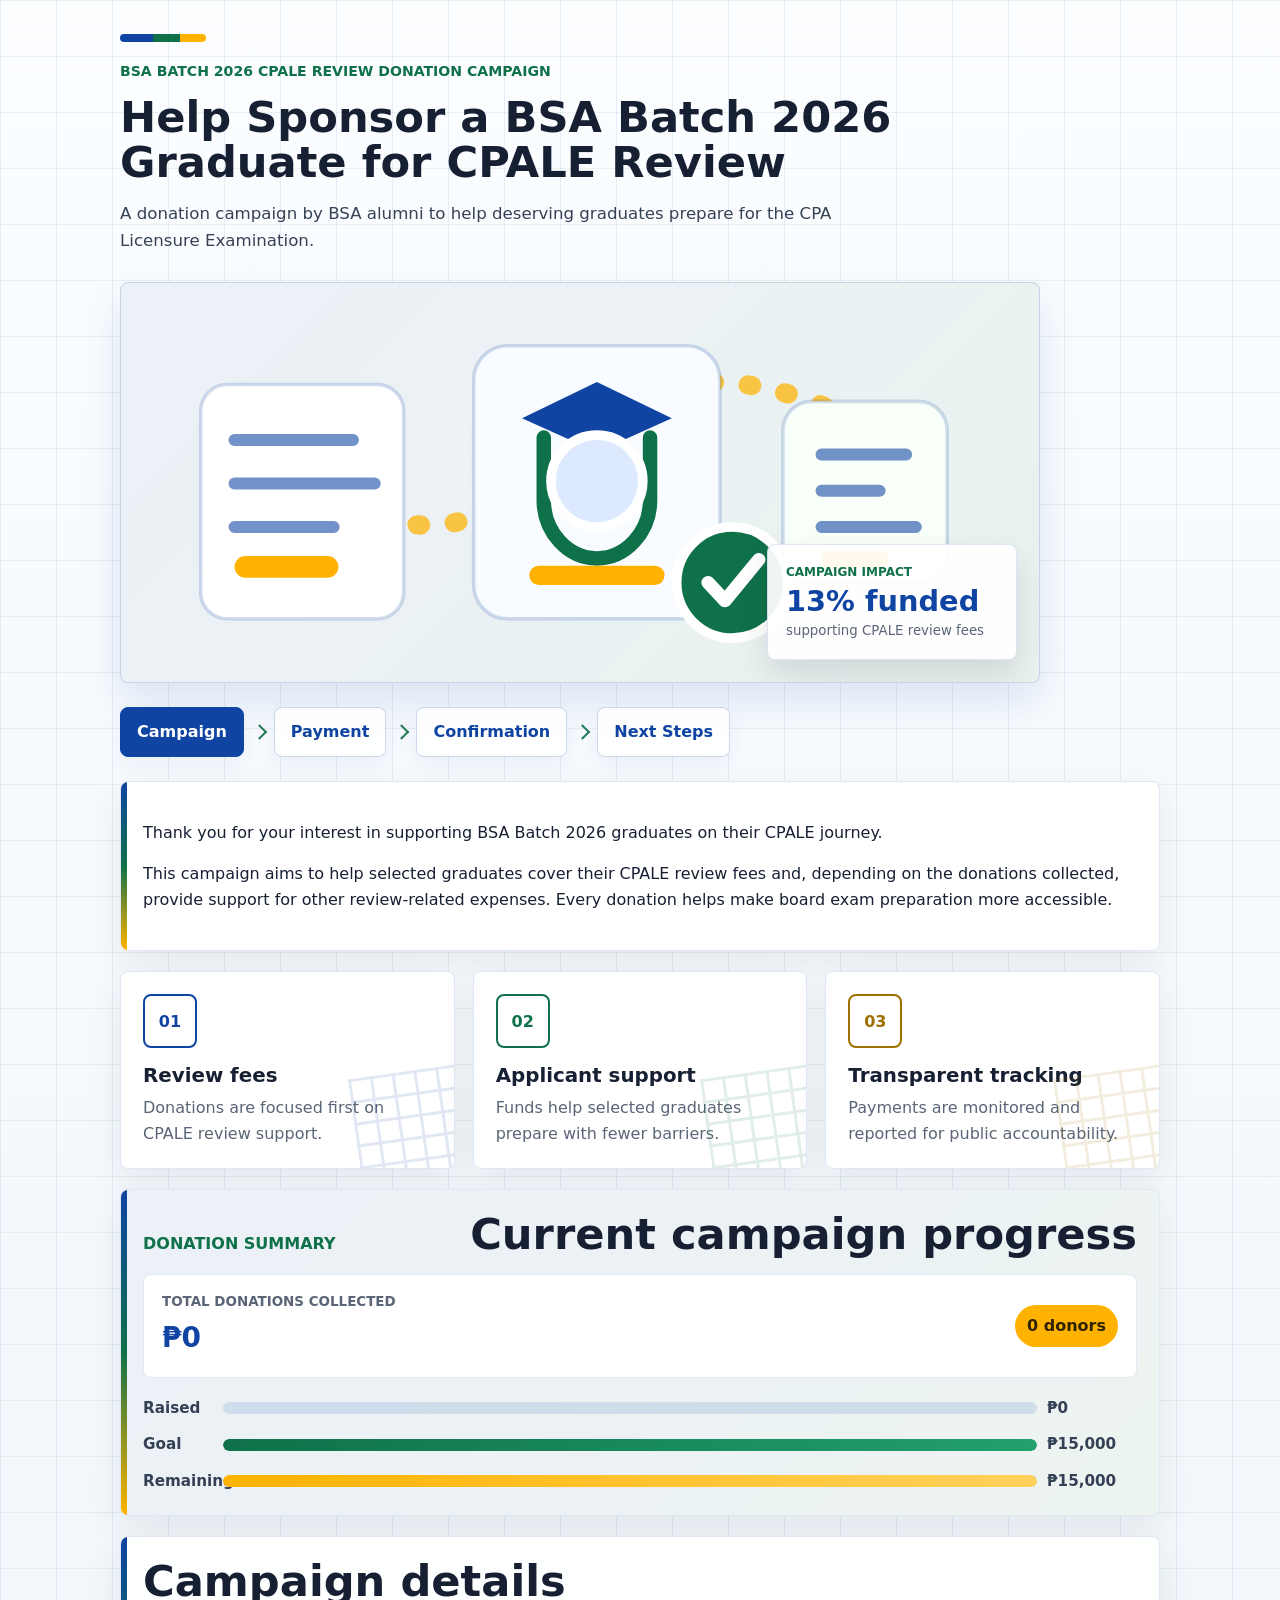
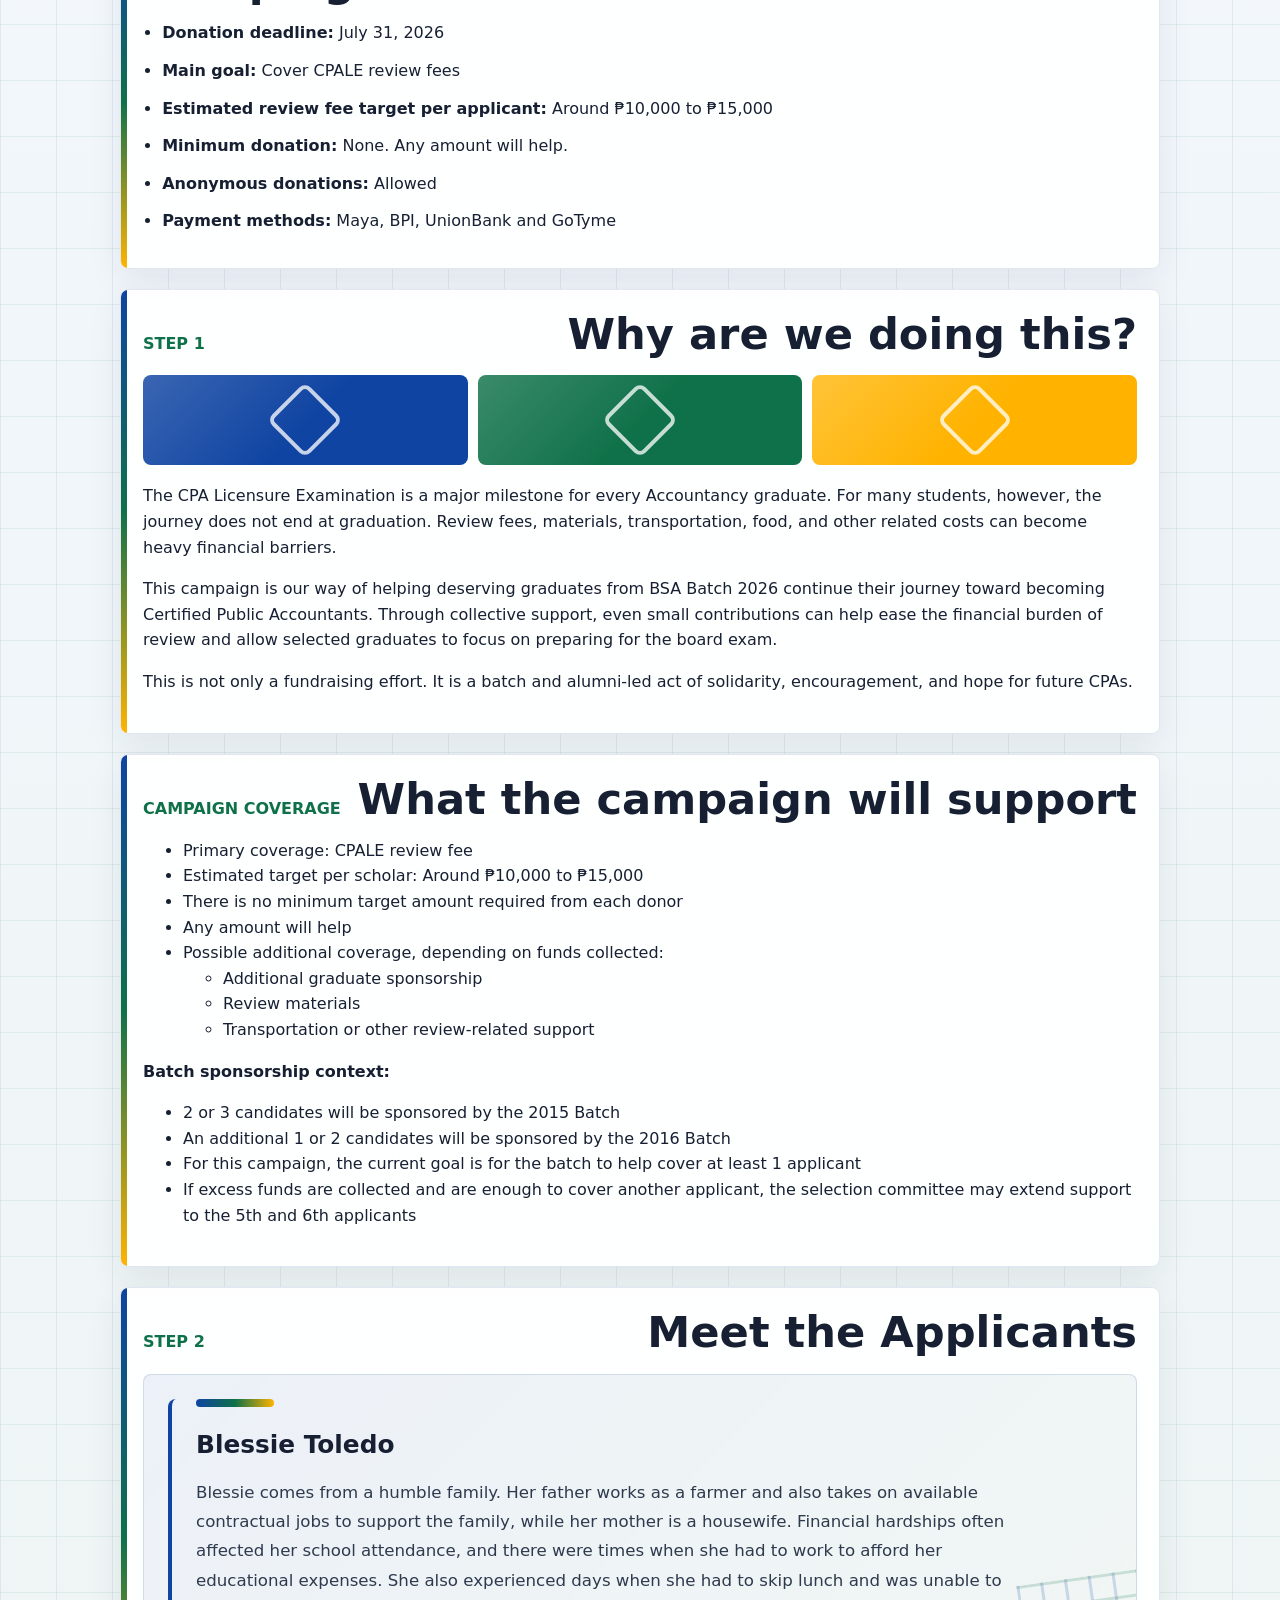
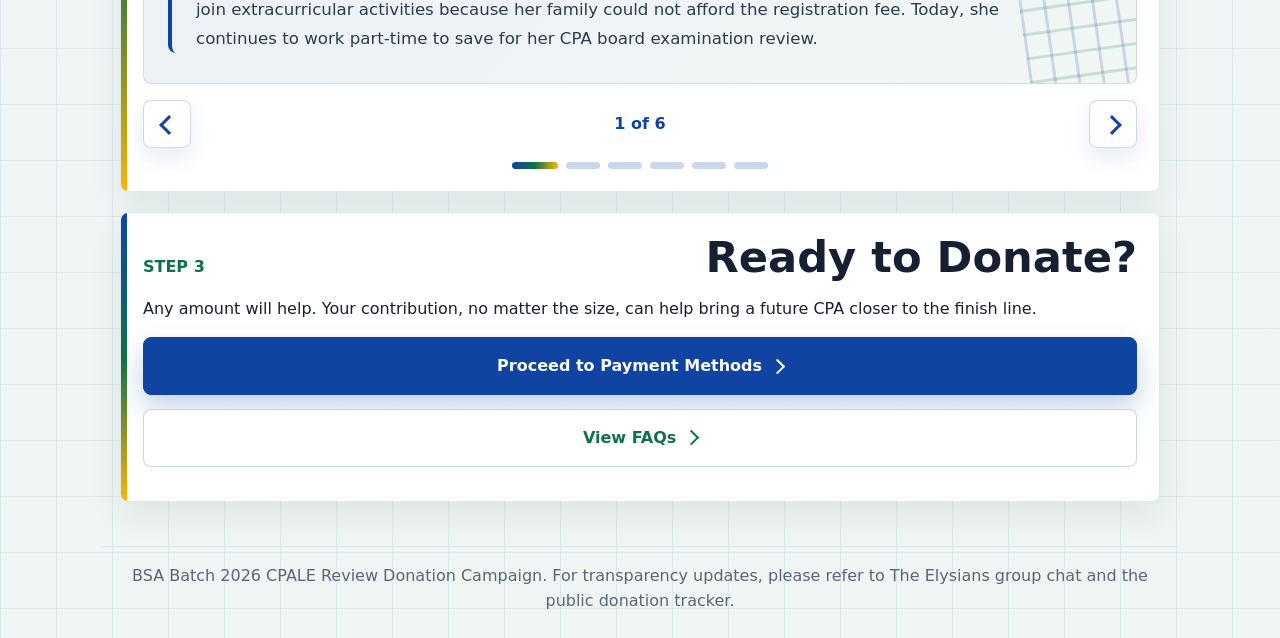
<file: index.html>
<!DOCTYPE html>
<html lang="en">
<head>
  <meta charset="UTF-8" />
  <meta name="viewport" content="width=device-width, initial-scale=1.0" />
  <title>BSA Batch 2026 CPALE Review Donation Campaign</title>
  <meta name="description" content="Call for Elysians to help sponsor a BSA Batch 2026 graduate for CPALE review." />
  <meta property="og:title" content="Call for Elysians to Help Sponsor a BSA Batch 2026 Graduate for CPALE Review" />
  <meta property="og:description" content="A BSA alumni donation campaign to help deserving graduates prepare for the CPA Licensure Examination." />
  <meta property="og:type" content="website" />
  <meta property="og:image" content="assets/social-preview.png" />
  <meta property="og:image:width" content="1731" />
  <meta property="og:image:height" content="909" />
  <meta property="og:image:alt" content="Call for Elysians to Help Sponsor a BSA Batch 2026 Graduate for CPALE Review" />
  <meta name="twitter:card" content="summary_large_image" />
  <meta name="twitter:title" content="Call for Elysians to Help Sponsor a BSA Batch 2026 Graduate for CPALE Review" />
  <meta name="twitter:description" content="A BSA alumni donation campaign to help deserving graduates prepare for the CPA Licensure Examination." />
  <meta name="twitter:image" content="assets/social-preview.png" />
  <link rel="stylesheet" href="styles.css" />
</head>
<body>
  <header class="page-header">
    <div class="page-brand">
      <p class="eyebrow">BSA Batch 2026 CPALE Review Donation Campaign</p>
      <h1>Help Sponsor a BSA Batch 2026 Graduate for CPALE Review</h1>
      <p class="lead">A donation campaign by BSA alumni to help deserving graduates prepare for the CPA Licensure Examination.</p>

      <div class="hero-graphic campaign-graphic" aria-hidden="true">
        <svg class="campaign-graphic__art" viewBox="0 0 760 330" focusable="false">
          <defs>
            <linearGradient id="heroBlue" x1="0" y1="0" x2="1" y2="1">
              <stop offset="0%" stop-color="#0f44a2" />
              <stop offset="100%" stop-color="#2d6ed1" />
            </linearGradient>
            <linearGradient id="heroGreen" x1="0" y1="0" x2="1" y2="1">
              <stop offset="0%" stop-color="#0f7149" />
              <stop offset="100%" stop-color="#22a06d" />
            </linearGradient>
            <linearGradient id="heroGold" x1="0" y1="0" x2="1" y2="1">
              <stop offset="0%" stop-color="#ffb300" />
              <stop offset="100%" stop-color="#ffd15c" />
            </linearGradient>
          </defs>
          <path class="campaign-graphic__path" d="M74 240 C180 128 244 263 346 156 S536 70 672 146" />
          <g class="campaign-graphic__paper">
            <rect x="66" y="84" width="168" height="194" rx="22" />
            <path d="M94 130h98M94 166h116M94 202h82" />
            <rect x="94" y="226" width="86" height="18" rx="9" />
          </g>
          <g class="campaign-graphic__student">
            <rect x="292" y="52" width="204" height="226" rx="28" />
            <path class="campaign-graphic__cap" d="M332 112l62-30 62 30-62 28-62-28z" />
            <path class="campaign-graphic__gown" d="M350 128v52c0 26 20 48 44 48s44-22 44-48v-52" />
            <circle cx="394" cy="164" r="38" />
            <path class="campaign-graphic__book" d="M346 242h96" />
          </g>
          <g class="campaign-graphic__badge">
            <circle cx="506" cy="248" r="46" />
            <path d="M486 248l14 15 28-34" />
          </g>
          <g class="campaign-graphic__fund">
            <rect x="548" y="98" width="136" height="150" rx="24" />
            <path d="M580 142h70M580 172h48M580 202h78" />
            <rect x="580" y="222" width="56" height="14" rx="7" />
          </g>
        </svg>
        <div class="campaign-graphic__stats">
          <span class="panel-label">Campaign impact</span>
          <strong data-summary-hero-funded>13% funded</strong>
          <small>supporting CPALE review fees</small>
        </div>
      </div>
    </div>
    <nav class="page-nav" aria-label="Primary site navigation">
      <a href="index.html" class="active">Campaign</a>
      <a href="payment.html">Payment</a>
      <a href="confirmation.html">Confirmation</a>
      <a href="next-steps.html">Next Steps</a>
    </nav>
  </header>

  <main class="page-content">
    <section class="info-card">
      <p>Thank you for your interest in supporting BSA Batch 2026 graduates on their CPALE journey.</p>
      <p>This campaign aims to help selected graduates cover their CPALE review fees and, depending on the donations collected, provide support for other review-related expenses. Every donation helps make board exam preparation more accessible.</p>
    </section>

    <section class="impact-strip" aria-label="Campaign focus areas">
      <article class="impact-tile impact-tile--blue">
        <span class="impact-icon" aria-hidden="true">01</span>
        <h2>Review fees</h2>
        <p>Donations are focused first on CPALE review support.</p>
      </article>
      <article class="impact-tile impact-tile--green">
        <span class="impact-icon" aria-hidden="true">02</span>
        <h2>Applicant support</h2>
        <p>Funds help selected graduates prepare with fewer barriers.</p>
      </article>
      <article class="impact-tile impact-tile--gold">
        <span class="impact-icon" aria-hidden="true">03</span>
        <h2>Transparent tracking</h2>
        <p>Payments are monitored and reported for public accountability.</p>
      </article>
    </section>

    <section
      class="section-card donation-summary"
      data-campaign-summary
      data-summary-sheet-id="1NCDu4vf5ldidEKDF5uFNaji2lzUtTLyBfbOvtS2p-BQ"
      data-summary-sheet-name="Summary">
      <div class="section-header">
        <span class="step-label">Donation summary</span>
        <h2>Current campaign progress</h2>
      </div>
      <div class="summary-highlight">
        <div>
          <p class="summary-label">Total donations collected</p>
          <h3>₱0</h3>
        </div>
        <div class="summary-pill">0 donors</div>
      </div>

      <div class="summary-chart" aria-label="Donation progress bars">
        <div class="summary-row">
          <span>Raised</span>
          <div class="bar-track"><div class="bar-fill bar-fill--blue" style="width: 0%"></div></div>
          <strong>₱0</strong>
        </div>
        <div class="summary-row">
          <span>Goal</span>
          <div class="bar-track"><div class="bar-fill bar-fill--green" style="width: 100%"></div></div>
          <strong>₱15,000</strong>
        </div>
        <div class="summary-row">
          <span>Remaining</span>
          <div class="bar-track"><div class="bar-fill bar-fill--gold" style="width: 100%"></div></div>
          <strong>₱15,000</strong>
        </div>
      </div>
    </section>

    <section class="info-card">
      <h2>Campaign details</h2>
      <ul>
        <li><strong>Donation deadline:</strong> July 31, 2026</li>
        <li><strong>Main goal:</strong> Cover CPALE review fees</li>
        <li><strong>Estimated review fee target per applicant:</strong> Around ₱10,000 to ₱15,000</li>
        <li><strong>Minimum donation:</strong> None. Any amount will help.</li>
        <li><strong>Anonymous donations:</strong> Allowed</li>
        <li><strong>Payment methods:</strong> Maya, BPI, UnionBank and GoTyme</li>
      </ul>
    </section>

    <section class="section-card">
      <div class="section-header">
        <span class="step-label">Step 1</span>
        <h2>Why are we doing this?</h2>
      </div>
      <div class="mission-graphic" aria-hidden="true">
        <span></span>
        <span></span>
        <span></span>
      </div>
      <p>The CPA Licensure Examination is a major milestone for every Accountancy graduate. For many students, however, the journey does not end at graduation. Review fees, materials, transportation, food, and other related costs can become heavy financial barriers.</p>
      <p>This campaign is our way of helping deserving graduates from BSA Batch 2026 continue their journey toward becoming Certified Public Accountants. Through collective support, even small contributions can help ease the financial burden of review and allow selected graduates to focus on preparing for the board exam.</p>
      <p>This is not only a fundraising effort. It is a batch and alumni-led act of solidarity, encouragement, and hope for future CPAs.</p>
    </section>

    <section class="section-card">
      <div class="section-header">
        <span class="step-label">Campaign coverage</span>
        <h2>What the campaign will support</h2>
      </div>
      <ul>
        <li>Primary coverage: CPALE review fee</li>
        <li>Estimated target per scholar: Around ₱10,000 to ₱15,000</li>
        <li>There is no minimum target amount required from each donor</li>
        <li>Any amount will help</li>
        <li>Possible additional coverage, depending on funds collected:</li>
          <ul>
            <li>Additional graduate sponsorship</li>
            <li>Review materials</li>
            <li>Transportation or other review-related support</li>
          </ul>
          </ul>
      <p><strong>Batch sponsorship context:</strong></p>
      <ul>
        <li>2 or 3 candidates will be sponsored by the 2015 Batch</li>
        <li>An additional 1 or 2 candidates will be sponsored by the 2016 Batch</li>
        <li>For this campaign, the current goal is for the batch to help cover at least 1 applicant</li>
        <li>If excess funds are collected and are enough to cover another applicant, the selection committee may extend support to the 5th and 6th applicants</li>
      </ul>
    </section>

    <section class="section-card">
      <div class="section-header">
        <span class="step-label">Step 2</span>
        <h2>Meet the Applicants</h2>
      </div>
      <div class="applicant-carousel" data-applicant-carousel>
        <div class="applicant-carousel__viewport" aria-live="polite">
          <div class="applicant-grid applicant-carousel__track">
            <article class="applicant-card is-active" data-applicant-slide>
          <h3>Blessie Toledo</h3>
          <p>Blessie comes from a humble family. Her father works as a farmer and also takes on available contractual jobs to support the family, while her mother is a housewife. Financial hardships often affected her school attendance, and there were times when she had to work to afford her educational expenses. She also experienced days when she had to skip lunch and was unable to join extracurricular activities because her family could not afford the registration fee. Today, she continues to work part-time to save for her CPA board examination review.</p>
        </article>
            <article class="applicant-card" data-applicant-slide hidden>
          <h3>Winna Jocelyn Dela Cruz</h3>
          <p>Winna is the eldest of three siblings. Her father is a farmer, and her mother is a housewife. She also serves as the primary caregiver of her blind grandmother, with whom she currently lives. During her third year in college, she seriously considered stopping her studies because of the responsibility of caring for her grandmother.</p>
        </article>
            <article class="applicant-card" data-applicant-slide hidden>
          <h3>Sherlyn Bueno</h3>
          <p>Sherlyn’s father worked as an OFW, while her mother is a housewife. Recently, her father lost his job after the building where he worked was destroyed by a fire. She is the second of three siblings and is expected to become one of the first members of the family to provide financial support. Her older sister, an architecture graduate, is still completing her apprenticeship, while her younger brother is currently a second-year engineering student.</p>
        </article>
            <article class="applicant-card" data-applicant-slide hidden>
          <h3>Jen Llanes</h3>
          <p>Jen’s father is a farmer, and her mother is a housewife. Passing the CPA Licensure Examination is especially important to her because she hopes to help support her family while her brother completes his studies as a graduating sanitary engineering student, who may also undergo review next year.</p>
        </article>
            <article class="applicant-card" data-applicant-slide hidden>
          <h3>Haizel Patubo</h3>
          <p>Haizel is a Magna Cum Laude graduate. She is the daughter of a farmer who also drives a tricycle whenever opportunities arise to supplement the family’s income. Her mother is a housewife. She hopes to ease her family’s financial burden through scholarship support for her CPALE review.</p>
        </article>
            <article class="applicant-card" data-applicant-slide hidden>
          <h3>KC Remular</h3>
          <p>KC comes from a family of entrepreneurs, with both of her parents managing their own business. She hopes to help ease her parents’ financial burden as she prepares for the CPA Licensure Examination.</p>
        </article>
          </div>
        </div>
        <div class="applicant-carousel__controls">
          <button class="carousel-button carousel-button--prev" type="button" aria-label="Show previous applicant" data-applicant-prev></button>
          <p class="carousel-status"><span data-applicant-current>1</span> of <span data-applicant-total>6</span></p>
          <button class="carousel-button carousel-button--next" type="button" aria-label="Show next applicant" data-applicant-next></button>
        </div>
        <div class="carousel-dots" aria-label="Applicant list" data-applicant-dots></div>
      </div>
    </section>

    <section class="section-card">
      <div class="section-header">
        <span class="step-label">Step 3</span>
        <h2>Ready to Donate?</h2>
      </div>
      <p>Any amount will help. Your contribution, no matter the size, can help bring a future CPA closer to the finish line.</p>
      
      <div class="button-group">
        <a class="primary-button" href="payment.html">Proceed to Payment Methods</a>
        <a class="secondary-button" href="next-steps.html#faqs">View FAQs</a>
      </div>
    </section>
  </main>

  <footer class="site-footer">
    <p>BSA Batch 2026 CPALE Review Donation Campaign. For transparency updates, please refer to The Elysians group chat and the public donation tracker.</p>
  </footer>
  <script src="script.js"></script>
</body>
</html>
</file>
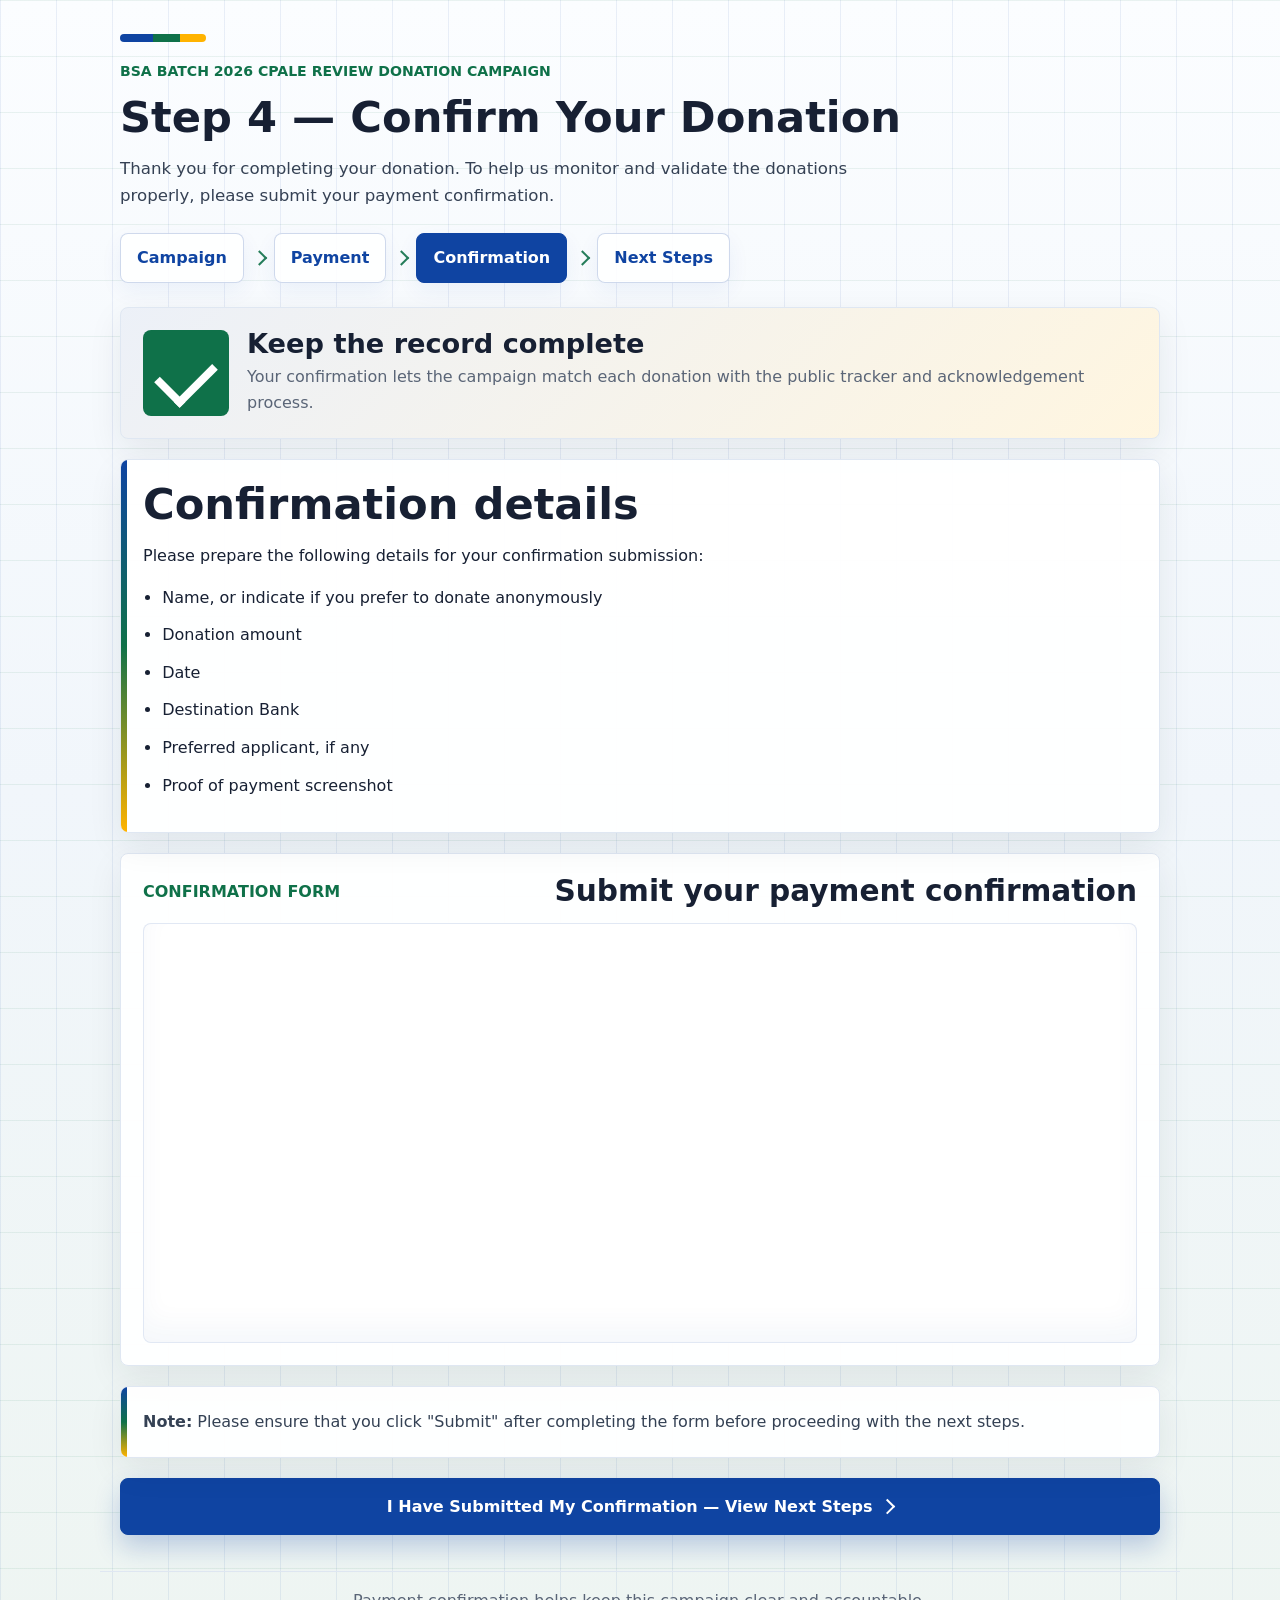
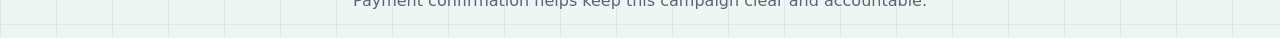
<file: confirmation.html>
<!DOCTYPE html>
<html lang="en">
<head>
  <meta charset="UTF-8" />
  <meta name="viewport" content="width=device-width, initial-scale=1.0" />
  <title>BSA Batch 2026 CPALE Review Donation Campaign - Confirmation</title>
  <meta name="description" content="Call for Elysians to help sponsor a BSA Batch 2026 graduate for CPALE review." />
  <meta property="og:title" content="Call for Elysians to Help Sponsor a BSA Batch 2026 Graduate for CPALE Review" />
  <meta property="og:description" content="A BSA alumni donation campaign to help deserving graduates prepare for the CPA Licensure Examination." />
  <meta property="og:type" content="website" />
  <meta property="og:image" content="assets/social-preview.png" />
  <meta property="og:image:width" content="1731" />
  <meta property="og:image:height" content="909" />
  <meta property="og:image:alt" content="Call for Elysians to Help Sponsor a BSA Batch 2026 Graduate for CPALE Review" />
  <meta name="twitter:card" content="summary_large_image" />
  <meta name="twitter:title" content="Call for Elysians to Help Sponsor a BSA Batch 2026 Graduate for CPALE Review" />
  <meta name="twitter:description" content="A BSA alumni donation campaign to help deserving graduates prepare for the CPA Licensure Examination." />
  <meta name="twitter:image" content="assets/social-preview.png" />
  <link rel="stylesheet" href="styles.css" />
</head>
<body>
  <header class="page-header">
    <div class="page-brand">
      <p class="eyebrow">BSA Batch 2026 CPALE Review Donation Campaign</p>
      <h1>Step 4 — Confirm Your Donation</h1>
      <p class="lead">Thank you for completing your donation. To help us monitor and validate the donations properly, please submit your payment confirmation.</p>
    </div>
    <nav class="page-nav" aria-label="Primary site navigation">
      <a href="index.html">Campaign</a>
      <a href="payment.html">Payment</a>
      <a href="confirmation.html" class="active">Confirmation</a>
      <a href="next-steps.html">Next Steps</a>
    </nav>
  </header>

  <main class="page-content">
    <section class="confirmation-visual" aria-label="Confirmation checklist">
      <div class="confirmation-visual__mark" aria-hidden="true"></div>
      <div>
        <h2>Keep the record complete</h2>
        <p>Your confirmation lets the campaign match each donation with the public tracker and acknowledgement process.</p>
      </div>
    </section>

    <section class="info-card">
      <h2>Confirmation details</h2>
      <p>Please prepare the following details for your confirmation submission:</p>
      <ul>
        <li>Name, or indicate if you prefer to donate anonymously</li>
        <li>Donation amount</li>
        <li>Date</li>
        <li>Destination Bank</li>
        <li>Preferred applicant, if any</li>
        <li>Proof of payment screenshot</li>
      </ul>
    </section>

    <section class="form-embed-card">
      <div class="section-header">
        <span class="step-label">Confirmation form</span>
        <h2>Submit your payment confirmation</h2>
      </div>
      <div class="google-form-frame">
        <iframe
          src="https://docs.google.com/forms/d/e/1FAIpQLSeN3o8dGxbovDqVjEJQO0Gx2xRHfk-pM9S73OvbsvzzGCF-yg/viewform?embedded=true"
          title="BSA Batch 2026 donation confirmation form"
          loading="lazy">
          Loading...
        </iframe>
      </div>
    </section>
    
    <section class="note-card">
      <p><strong>Note:</strong> Please ensure that you click "Submit" after completing the form before proceeding with the next steps.</p>
    </section>

    <div class="button-group">
      <a class="primary-button" href="next-steps.html">I Have Submitted My Confirmation — View Next Steps</a>
    </div>



  </main>

  <footer class="site-footer">
    <p>Payment confirmation helps keep this campaign clear and accountable.</p>
  </footer>
  <script src="script.js"></script>
</body>
</html>
</file>
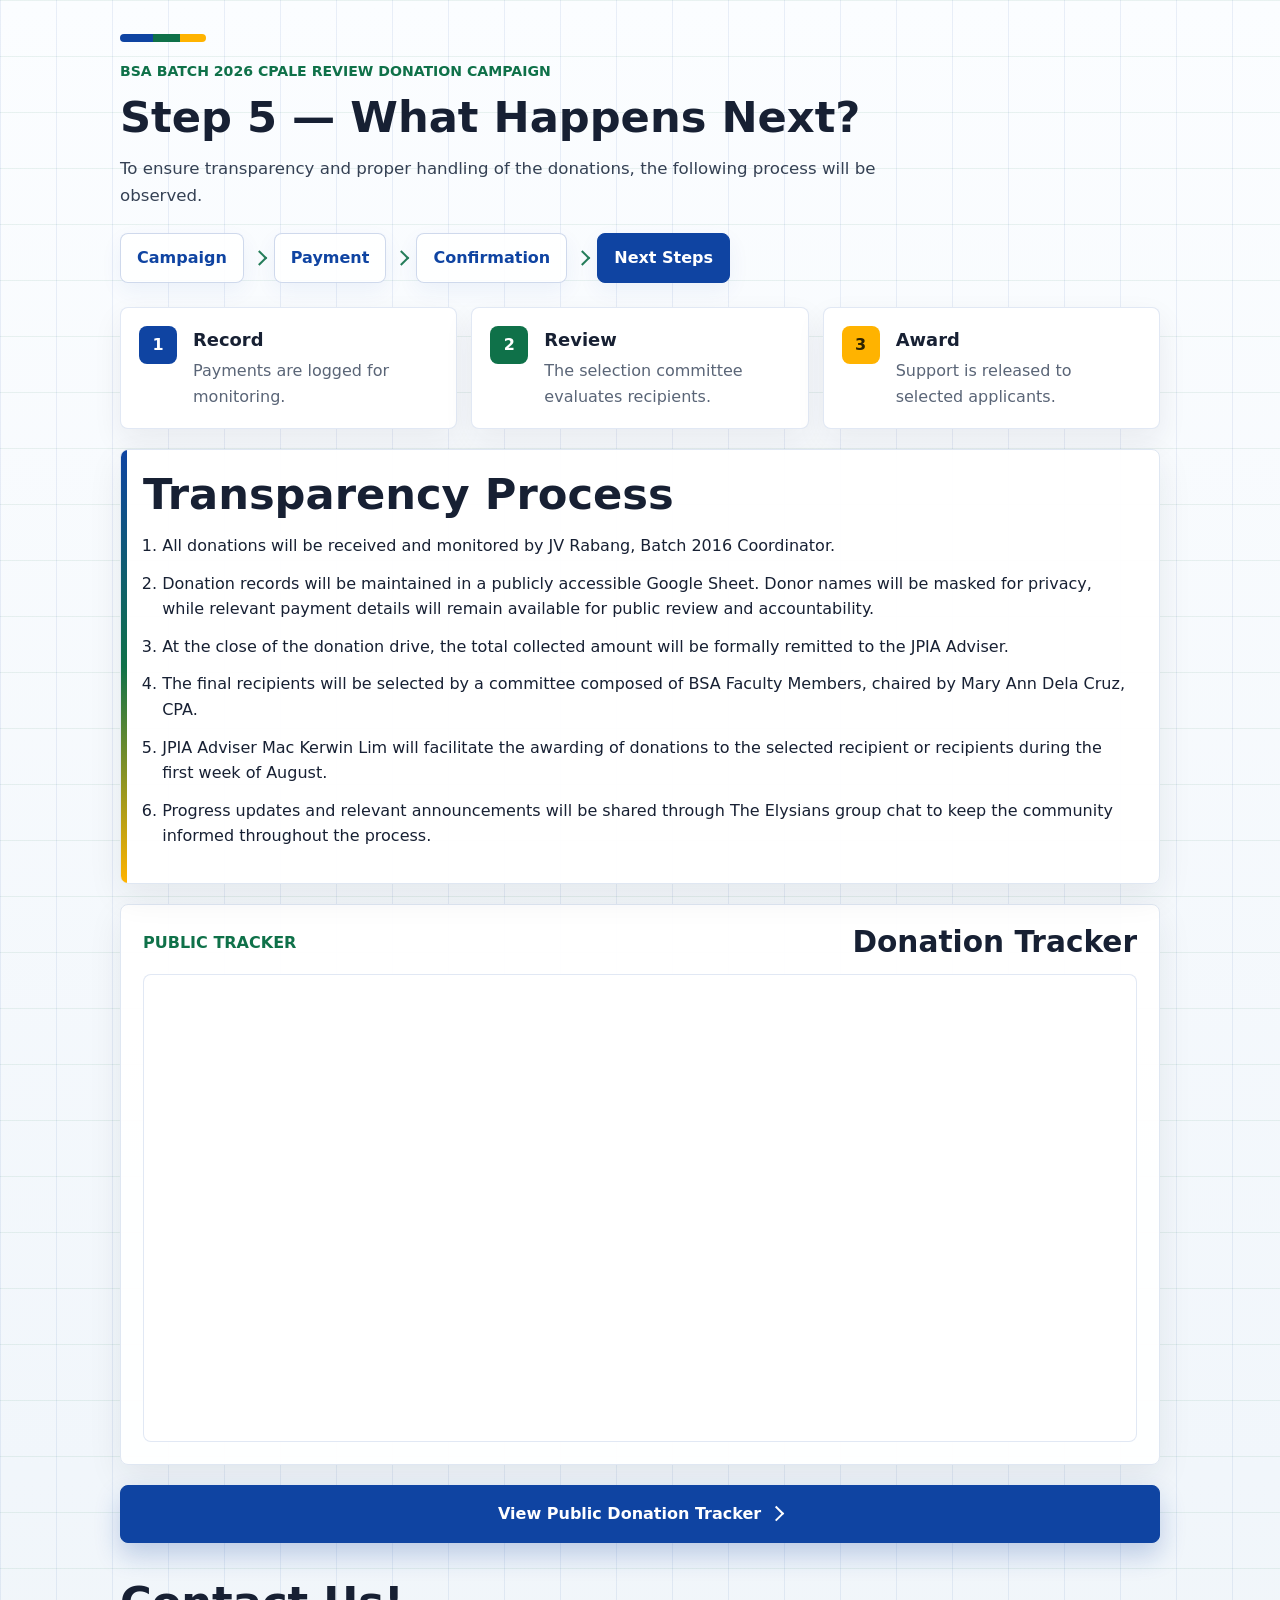
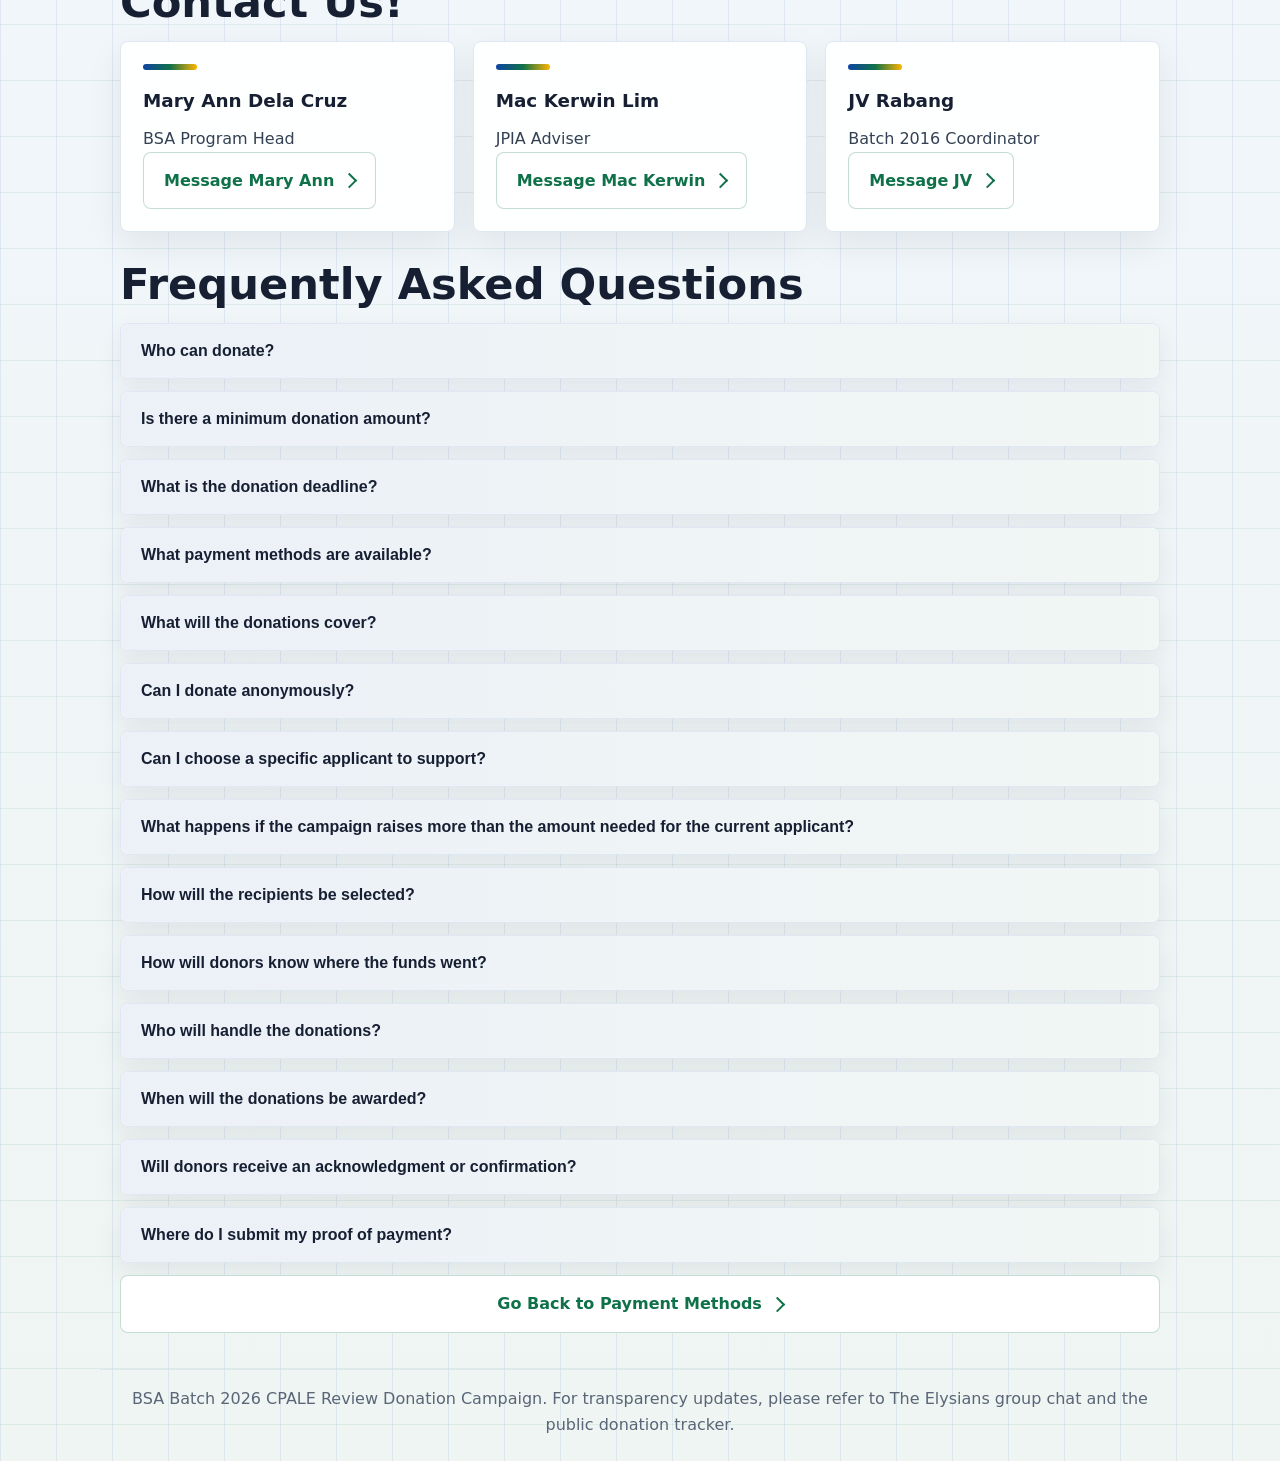
<file: next-steps.html>
<!DOCTYPE html>
<html lang="en">
<head>
  <meta charset="UTF-8" />
  <meta name="viewport" content="width=device-width, initial-scale=1.0" />
  <title>BSA Batch 2026 CPALE Review Donation Campaign - Next Steps</title>
  <meta name="description" content="Call for Elysians to help sponsor a BSA Batch 2026 graduate for CPALE review." />
  <meta property="og:title" content="Call for Elysians to Help Sponsor a BSA Batch 2026 Graduate for CPALE Review" />
  <meta property="og:description" content="A BSA alumni donation campaign to help deserving graduates prepare for the CPA Licensure Examination." />
  <meta property="og:type" content="website" />
  <meta property="og:image" content="assets/social-preview.png" />
  <meta property="og:image:width" content="1731" />
  <meta property="og:image:height" content="909" />
  <meta property="og:image:alt" content="Call for Elysians to Help Sponsor a BSA Batch 2026 Graduate for CPALE Review" />
  <meta name="twitter:card" content="summary_large_image" />
  <meta name="twitter:title" content="Call for Elysians to Help Sponsor a BSA Batch 2026 Graduate for CPALE Review" />
  <meta name="twitter:description" content="A BSA alumni donation campaign to help deserving graduates prepare for the CPA Licensure Examination." />
  <meta name="twitter:image" content="assets/social-preview.png" />
  <link rel="stylesheet" href="styles.css" />
</head>
<body>
  <header class="page-header">
    <div class="page-brand">
      <p class="eyebrow">BSA Batch 2026 CPALE Review Donation Campaign</p>
      <h1>Step 5 — What Happens Next?</h1>
      <p class="lead">To ensure transparency and proper handling of the donations, the following process will be observed.</p>
    </div>
    <nav class="page-nav" aria-label="Primary site navigation">
      <a href="index.html">Campaign</a>
      <a href="payment.html">Payment</a>
      <a href="confirmation.html">Confirmation</a>
      <a href="next-steps.html" class="active">Next Steps</a>
    </nav>
  </header>

  <main class="page-content">
    <section class="timeline-visual" aria-label="Donation accountability timeline">
      <article>
        <span>1</span>
        <strong>Record</strong>
        <p>Payments are logged for monitoring.</p>
      </article>
      <article>
        <span>2</span>
        <strong>Review</strong>
        <p>The selection committee evaluates recipients.</p>
      </article>
      <article>
        <span>3</span>
        <strong>Award</strong>
        <p>Support is released to selected applicants.</p>
      </article>
    </section>

    <section class="info-card">
      <h2>Transparency Process</h2>
      <ol>
        <li>All donations will be received and monitored by JV Rabang, Batch 2016 Coordinator.</li>
        <li>Donation records will be maintained in a publicly accessible Google Sheet. Donor names will be masked for privacy, while relevant payment details will remain available for public review and accountability.</li>
        <li>At the close of the donation drive, the total collected amount will be formally remitted to the JPIA Adviser.</li>
        <li>The final recipients will be selected by a committee composed of BSA Faculty Members, chaired by Mary Ann Dela Cruz, CPA.</li>
        <li>JPIA Adviser Mac Kerwin Lim will facilitate the awarding of donations to the selected recipient or recipients during the first week of August.</li>
        <li>Progress updates and relevant announcements will be shared through The Elysians group chat to keep the community informed throughout the process.</li>
      </ol>
    </section>

    <section class="sheet-embed-card">
      <div class="section-header">
        <span class="step-label">Public tracker</span>
        <h2>Donation Tracker</h2>
      </div>
      <div class="sheet-frame">
        <iframe
          src="https://docs.google.com/spreadsheets/d/1NCDu4vf5ldidEKDF5uFNaji2lzUtTLyBfbOvtS2p-BQ/preview?usp=sharing"
          title="BSA Batch 2026 public donation tracker"
          loading="lazy">
          Loading...
        </iframe>
      </div>
    </section>

    <div class="button-group">
      <a class="primary-button" href="https://docs.google.com/spreadsheets/d/1NCDu4vf5ldidEKDF5uFNaji2lzUtTLyBfbOvtS2p-BQ/edit?usp=sharing" target="_blank" rel="noopener noreferrer">View Public Donation Tracker</a>
    </div>
    <br/>
    <h2>Contact Us!</h2>
    <section class="contact-grid">
      
      <article class="contact-card">
        <h3>Mary Ann Dela Cruz</h3>
        <p>BSA Program Head</p>
        <a class="secondary-button" href="https://m.me/mary.ann.rabanal.2024" target="_blank">Message Mary Ann</a>
        <!-- TODO: Replace href="" with the actual Messenger link for Mary Ann Rabanal. -->
      </article>
      <article class="contact-card">
        <h3>Mac Kerwin Lim</h3>
        <p>JPIA Adviser</p>
        <a class="secondary-button" href="https://m.me/mackerwin.lim" target="_blank">Message Mac Kerwin</a>
        <!-- TODO: Replace href="#" with the actual Messenger link for Marc Kerwin Lim. -->
      </article>
      <article class="contact-card">
        <h3>JV Rabang</h3>
        <p>Batch 2016 Coordinator</p>
        <a class="secondary-button" href="https://m.me/jvrabang" target="_blank">Message JV</a>
        <!-- TODO: Replace href="#" with the actual Messenger link for JV Rabang. -->
      </article>
    </section>

    <section class="faq-section" id="faqs">
      <h2>Frequently Asked Questions</h2>
      <div class="faq-item">
        <button type="button" aria-expanded="false">Who can donate?</button>
        <div class="faq-answer">BSA Batch 2016 The Elysians, alumni, faculty, friends, and anyone who wishes to support the campaign may donate.</div>
      </div>
      <div class="faq-item">
        <button type="button" aria-expanded="false">Is there a minimum donation amount?</button>
        <div class="faq-answer">No. Any amount will do. Every contribution helps.</div>
      </div>
      <div class="faq-item">
        <button type="button" aria-expanded="false">What is the donation deadline?</button>
        <div class="faq-answer">The donation cut-off date is July 31, 2026.</div>
      </div>
      <div class="faq-item">
        <button type="button" aria-expanded="false">What payment methods are available?</button>
        <div class="faq-answer">Donations may be sent through Maya, BPI, UnionBank or GoTyme. Contact JV if you prefer any payment methods not listed here.</div>
      </div>
      <div class="faq-item">
        <button type="button" aria-expanded="false">What will the donations cover?</button>
        <div class="faq-answer">The main purpose is to cover CPALE review fees. The goal is to help cover a review fee of around ₱10,000 to ₱15,000 per sponsored applicant. Depending on the total funds collected, the campaign may also sponsor additional graduates or extend support to other review-related expenses.</div>
      </div>
      <div class="faq-item">
        <button type="button" aria-expanded="false">Can I donate anonymously?</button>
        <div class="faq-answer">Yes. Anonymous donations are allowed. Donor names may be masked in the public tracker for privacy while still showing payment details for transparency.</div>
      </div>
      <div class="faq-item">
        <button type="button" aria-expanded="false">Can I choose a specific applicant to support?</button>
        <div class="faq-answer">Yes. You may indicate a preferred applicant to support. All applicants will undergo a screening and interview process to help ensure that donations are awarded to the most deserving applicant. The selection committee will take your preference into consideration during the review and award process. If no preferred applicant is indicated, the selection committee will allocate the donation to an applicant based on the established selection process.</div>
      </div>
      <div class="faq-item">
        <button type="button" aria-expanded="false">What happens if the campaign raises more than the amount needed for the current applicant?</button>
        <div class="faq-answer">Since only 3 applicants are covered for now and this campaign is currently asked to help cover 1 applicant, any excess funds may be extended by the selection committee to the 5th and 6th applicants if the excess amount is enough to cover additional support.</div>
      </div>
      <div class="faq-item">
        <button type="button" aria-expanded="false">How will the recipients be selected?</button>
        <div class="faq-answer"> There is a selection committee that is composed of BSA Faculty Members, led and headed by Mary Ann Dela Cruz, CPA.</div>
      </div>
      <div class="faq-item">
        <button type="button" aria-expanded="false">How will donors know where the funds went?</button>
        <div class="faq-answer">Payments will be monitored in a publicly shared Google Sheet. Donor names will be masked, but payment details will be available for public review and accountability. Updates will also be posted in The Elysians group chat.</div>
      </div>
      <div class="faq-item">
        <button type="button" aria-expanded="false">Who will handle the donations?</button>
        <div class="faq-answer">JV Rabang, Batch 2016 Coordinator, will receive and monitor the payments. The collected amount will be remitted directly to the JPIA Adviser upon the end of the donation drive.</div>
      </div>
      <div class="faq-item">
        <button type="button" aria-expanded="false">When will the donations be awarded?</button>
        <div class="faq-answer">The donations are expected to be awarded by the first week of August by JPIA Adviser Mac Kerwin Lim.</div>
      </div>
      <div class="faq-item">
        <button type="button" aria-expanded="false">Will donors receive an acknowledgment or confirmation?</button>
        <div class="faq-answer">After donors complete the confirmation form, payments will be validated, and the public donation tracker will be updated accordingly.</div>
      </div>
      <div class="faq-item">
        <button type="button" aria-expanded="false">Where do I submit my proof of payment?</button>
        <div class="faq-answer">After sending your donation, proceed to the payment confirmation page and fill out the confirmation form. Save the screenshot of your proof of payment for your records.</div>
      </div>
    </section>

    <div class="button-group">
      <a class="secondary-button" href="payment.html">Go Back to Payment Methods</a>
    </div>
  </main>

  <footer class="site-footer">
    <p>BSA Batch 2026 CPALE Review Donation Campaign. For transparency updates, please refer to The Elysians group chat and the public donation tracker.</p>
  </footer>
  <script src="script.js"></script>
</body>
</html>
</file>
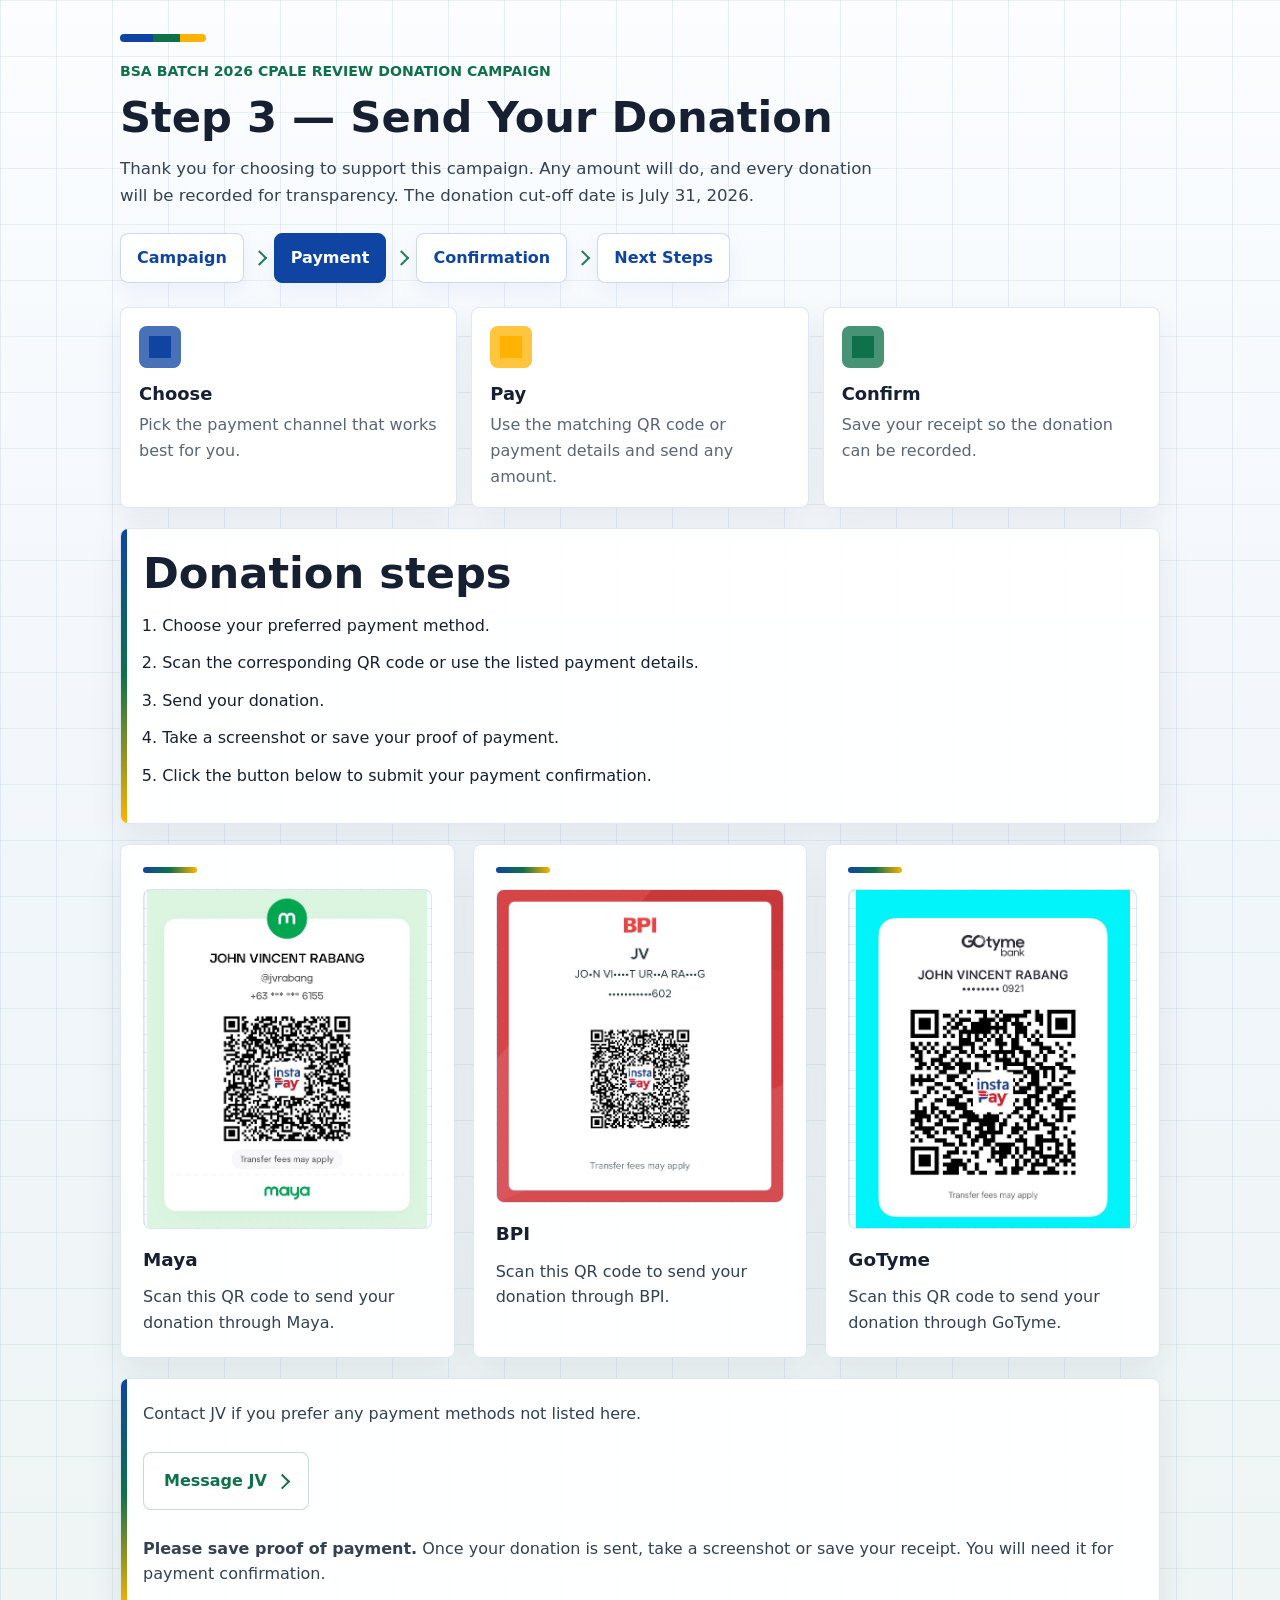
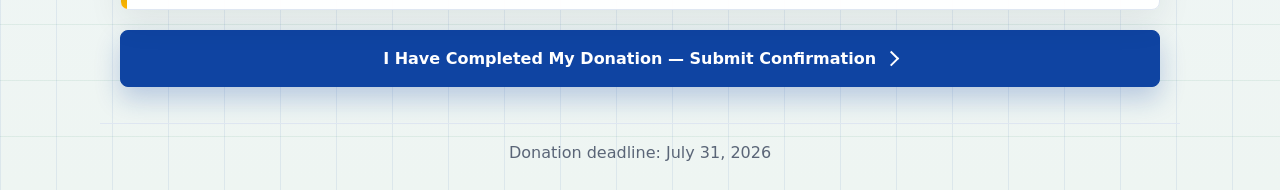
<file: payment.html>
<!DOCTYPE html>
<html lang="en">
<head>
  <meta charset="UTF-8" />
  <meta name="viewport" content="width=device-width, initial-scale=1.0" />
  <title>BSA Batch 2026 CPALE Review Donation Campaign - Payment</title>
  <meta name="description" content="Call for Elysians to help sponsor a BSA Batch 2026 graduate for CPALE review." />
  <meta property="og:title" content="Call for Elysians to Help Sponsor a BSA Batch 2026 Graduate for CPALE Review" />
  <meta property="og:description" content="A BSA alumni donation campaign to help deserving graduates prepare for the CPA Licensure Examination." />
  <meta property="og:type" content="website" />
  <meta property="og:image" content="assets/social-preview.png" />
  <meta property="og:image:width" content="1731" />
  <meta property="og:image:height" content="909" />
  <meta property="og:image:alt" content="Call for Elysians to Help Sponsor a BSA Batch 2026 Graduate for CPALE Review" />
  <meta name="twitter:card" content="summary_large_image" />
  <meta name="twitter:title" content="Call for Elysians to Help Sponsor a BSA Batch 2026 Graduate for CPALE Review" />
  <meta name="twitter:description" content="A BSA alumni donation campaign to help deserving graduates prepare for the CPA Licensure Examination." />
  <meta name="twitter:image" content="assets/social-preview.png" />
  <link rel="stylesheet" href="styles.css" />
</head>
<body>
  <header class="page-header">
    <div class="page-brand">
      <p class="eyebrow">BSA Batch 2026 CPALE Review Donation Campaign</p>
      <h1>Step 3 — Send Your Donation</h1>
      <p class="lead">Thank you for choosing to support this campaign. Any amount will do, and every donation will be recorded for transparency. The donation cut-off date is July 31, 2026.</p>
    </div>
    <nav class="page-nav" aria-label="Primary site navigation">
      <a href="index.html">Campaign</a>
      <a href="payment.html" class="active">Payment</a>
      <a href="confirmation.html">Confirmation</a>
      <a href="next-steps.html">Next Steps</a>
    </nav>
  </header>

  <main class="page-content">
    <section class="flow-graphic" aria-label="Donation payment flow">
      <article>
        <span class="flow-icon flow-icon--blue" aria-hidden="true"></span>
        <strong>Choose</strong>
        <p>Pick the payment channel that works best for you.</p>
      </article>
      <article>
        <span class="flow-icon flow-icon--gold" aria-hidden="true"></span>
        <strong>Pay</strong>
        <p>Use the matching QR code or payment details and send any amount.</p>
      </article>
      <article>
        <span class="flow-icon flow-icon--green" aria-hidden="true"></span>
        <strong>Confirm</strong>
        <p>Save your receipt so the donation can be recorded.</p>
      </article>
    </section>

    <section class="info-card">
      <h2>Donation steps</h2>
      <ol>
        <li>Choose your preferred payment method.</li>
        <li>Scan the corresponding QR code or use the listed payment details.</li>
        <li>Send your donation.</li>
        <li>Take a screenshot or save your proof of payment.</li>
        <li>Click the button below to submit your payment confirmation.</li>
      </ol>
    </section>

    <section class="qr-grid">
      <article class="qr-card">
        <img src="assets/payment-qr-maya.jpg" alt="Maya QR code for donation payment" />
        <h3>Maya</h3>
        <p>Scan this QR code to send your donation through Maya.</p>
        <!-- Replace this placeholder image with the actual Maya QR code file. -->
      </article>
      <article class="qr-card">
        <img src="assets/payment-qr-bpi.jpg" alt="BPI QR code for donation payment" />
        <h3>BPI</h3>
        <p>Scan this QR code to send your donation through BPI.</p>
        <!-- Replace this placeholder image with the actual BPI QR code file. -->
      </article>
      <article class="qr-card">
        <img src="assets/payment-qr-gotyme.jpg" alt="GoTyme QR code for donation payment" />
        <h3>GoTyme</h3>
        <p>Scan this QR code to send your donation through GoTyme.</p>
        <!-- Replace this placeholder image with the actual GoTyme QR code file. -->
      </article>
    </section>

    <section class="note-card">
      <p>Contact JV if you prefer any payment methods not listed here.</p><br />
       <a class="secondary-button" href="https://m.me/jvrabang" target="_blank">Message JV</a>
       <br/><br/>
      <p><strong>Please save proof of payment.</strong> Once your donation is sent, take a screenshot or save your receipt. You will need it for payment confirmation.</p>
    </section>

    <div class="button-group">
      <a class="primary-button" href="confirmation.html">I Have Completed My Donation — Submit Confirmation</a>
    </div>
  </main>

  <footer class="site-footer">
    <p>Donation deadline: July 31, 2026</p>
  </footer>
  <script src="script.js"></script>
</body>
</html>
</file>
<file: styles.css>
:root {
  color-scheme: light;
  font-family: Inter, system-ui, -apple-system, BlinkMacSystemFont, "Segoe UI", sans-serif;
  font-size: 16px;
  line-height: 1.6;
  color: #172033;
  background: #f5f8fc;
  --blue: #0f44a2;
  --green: #0f7149;
  --gold: #ffb300;
  --ink: #172033;
  --muted: #5a6577;
  --line: #dfe7f2;
  --surface: #ffffff;
  --shadow: 0 18px 42px rgba(15, 68, 162, 0.12);
}

* {
  box-sizing: border-box;
}

body {
  margin: 0;
  min-height: 100vh;
  background:
    linear-gradient(90deg, rgba(15, 68, 162, 0.08) 1px, transparent 1px),
    linear-gradient(180deg, rgba(15, 113, 73, 0.08) 1px, transparent 1px),
    linear-gradient(180deg, #fbfdff 0%, #f1f6fb 48%, #eef5f2 100%);
  background-size: 56px 56px, 56px 56px, auto;
}

img {
  max-width: 100%;
  display: block;
}

a {
  color: inherit;
  text-decoration: none;
}

.page-header,
.page-content,
.site-footer {
  width: min(100%, 1080px);
  margin: 0 auto;
  padding: 24px 20px;
}

.page-header {
  padding-top: 34px;
}

.page-brand {
  position: relative;
  max-width: 920px;
}

.page-brand::before {
  content: "";
  display: block;
  width: 86px;
  height: 8px;
  margin-bottom: 18px;
  border-radius: 999px;
  background: linear-gradient(90deg, var(--blue) 0%, var(--blue) 38%, var(--green) 38%, var(--green) 70%, var(--gold) 70%, var(--gold) 100%);
}

.eyebrow {
  margin: 0 0 12px;
  color: var(--green);
  font-size: 0.88rem;
  font-weight: 800;
  letter-spacing: 0;
  text-transform: uppercase;
}

.page-header h1,
.page-content h2 {
  margin: 0 0 16px;
  color: var(--ink);
  font-size: 2.7rem;
  line-height: 1.05;
}

.lead {
  margin: 0;
  color: #354154;
  max-width: 760px;
  font-size: 1.04rem;
}

.hero-graphic {
  position: relative;
  min-height: 248px;
  margin-top: 28px;
  border: 1px solid rgba(15, 68, 162, 0.16);
  border-radius: 8px;
  background:
    linear-gradient(135deg, rgba(15, 68, 162, 0.08), rgba(15, 113, 73, 0.09)),
    #ffffff;
  overflow: hidden;
  box-shadow: var(--shadow);
}

.campaign-graphic {
  display: grid;
  grid-template-columns: minmax(0, 1fr);
  align-items: stretch;
}

.campaign-graphic__art {
  width: 100%;
  height: 100%;
  min-height: 248px;
}

.campaign-graphic__path {
  fill: none;
  stroke: rgba(255, 179, 0, 0.72);
  stroke-width: 16;
  stroke-linecap: round;
  stroke-dasharray: 3 28;
}

.campaign-graphic__paper rect:first-child,
.campaign-graphic__student rect,
.campaign-graphic__fund rect:first-child {
  fill: #ffffff;
  stroke: rgba(15, 68, 162, 0.18);
  stroke-width: 3;
}

.campaign-graphic__paper path,
.campaign-graphic__fund path {
  fill: none;
  stroke: var(--blue);
  stroke-width: 10;
  stroke-linecap: round;
  opacity: 0.58;
}

.campaign-graphic__paper rect:last-child,
.campaign-graphic__fund rect:last-child {
  fill: var(--gold);
}

.campaign-graphic__student rect {
  fill: #f8fbff;
}

.campaign-graphic__cap {
  fill: var(--blue);
}

.campaign-graphic__gown {
  fill: none;
  stroke: var(--green);
  stroke-width: 12;
  stroke-linecap: round;
}

.campaign-graphic__student circle {
  fill: #dce9ff;
  stroke: #ffffff;
  stroke-width: 8;
}

.campaign-graphic__book {
  fill: none;
  stroke: var(--gold);
  stroke-width: 16;
  stroke-linecap: round;
}

.campaign-graphic__badge circle {
  fill: var(--green);
  stroke: #ffffff;
  stroke-width: 8;
}

.campaign-graphic__badge path {
  fill: none;
  stroke: #ffffff;
  stroke-width: 11;
  stroke-linecap: round;
  stroke-linejoin: round;
}

.campaign-graphic__fund rect:first-child {
  fill: #f9fff9;
}

.campaign-graphic__stats {
  position: absolute;
  right: 22px;
  bottom: 22px;
  width: min(250px, calc(100% - 44px));
  padding: 18px;
  border: 1px solid rgba(15, 68, 162, 0.14);
  border-radius: 8px;
  background: rgba(255, 255, 255, 0.93);
  box-shadow: 0 16px 32px rgba(23, 32, 51, 0.12);
}

.panel-label {
  display: block;
  color: var(--green);
  font-size: 0.75rem;
  font-weight: 800;
  letter-spacing: 0;
  text-transform: uppercase;
}

.campaign-graphic__stats strong {
  display: block;
  margin-top: 4px;
  color: var(--blue);
  font-size: 1.8rem;
  line-height: 1.1;
}

.campaign-graphic__stats small {
  display: block;
  margin-top: 2px;
  color: var(--muted);
}

.page-nav {
  display: flex;
  flex-wrap: wrap;
  align-items: center;
  gap: 12px;
  margin-top: 24px;
}

.page-nav a {
  position: relative;
  padding: 11px 16px;
  border: 1px solid rgba(15, 68, 162, 0.2);
  border-radius: 8px;
  background: rgba(255, 255, 255, 0.86);
  color: var(--blue);
  font-weight: 800;
  box-shadow: 0 8px 22px rgba(15, 68, 162, 0.06);
}

.page-nav a:not(:last-child) {
  margin-right: 18px;
}

.page-nav a:not(:last-child)::after {
  content: "";
  position: absolute;
  right: -22px;
  top: 50%;
  width: 9px;
  height: 9px;
  border-top: 2px solid var(--green);
  border-right: 2px solid var(--green);
  transform: translateY(-50%) rotate(45deg);
  opacity: 0.9;
  pointer-events: none;
}

.page-nav a.active,
.page-nav a:hover {
  background: var(--blue);
  color: #ffffff;
  border-color: var(--blue);
}

.page-content {
  padding-bottom: 24px;
}

.info-card,
.note-card,
.section-card,
.qr-card,
.contact-card,
.applicant-card,
.impact-tile,
.confirmation-visual,
.form-embed-card,
.sheet-embed-card {
  background: rgba(255, 255, 255, 0.96);
  border: 1px solid var(--line);
  border-radius: 8px;
  box-shadow: 0 12px 34px rgba(23, 32, 51, 0.08);
  padding: 22px;
  margin-bottom: 20px;
}

.info-card,
.section-card,
.note-card {
  position: relative;
  overflow: hidden;
}

.info-card::before,
.section-card::before,
.note-card::before {
  content: "";
  position: absolute;
  inset: 0 auto 0 0;
  width: 6px;
  background: linear-gradient(180deg, var(--blue), var(--green), var(--gold));
}

.info-card > *,
.section-card > *,
.note-card > * {
  position: relative;
}

.info-card h2,
.faq-section h2 {
  margin-top: 0;
}

.info-card ol,
.info-card ul,
.faq-answer {
  margin: 0;
  padding-left: 1.2rem;
}

.info-card li {
  margin-bottom: 0.75rem;
}

.impact-strip,
.card-grid,
.qr-grid,
.contact-grid,
.applicant-grid {
  display: grid;
  gap: 18px;
}

.impact-strip {
  grid-template-columns: 1fr;
  margin-bottom: 20px;
}

.impact-tile {
  position: relative;
  min-height: 180px;
  margin-bottom: 0;
  overflow: hidden;
}

.impact-tile::after {
  content: "";
  position: absolute;
  right: -28px;
  bottom: -28px;
  width: 126px;
  height: 126px;
  background:
    linear-gradient(90deg, currentColor 3px, transparent 3px),
    linear-gradient(180deg, currentColor 3px, transparent 3px);
  background-size: 22px 22px;
  opacity: 0.12;
  transform: rotate(-8deg);
}

.impact-tile h2 {
  margin-bottom: 8px;
  font-size: 1.24rem;
}

.impact-tile p {
  margin: 0;
  color: var(--muted);
}

.impact-tile--blue {
  color: var(--blue);
}

.impact-tile--green {
  color: var(--green);
}

.impact-tile--gold {
  color: #9f6f00;
}

.impact-icon {
  display: inline-flex;
  width: 54px;
  height: 54px;
  align-items: center;
  justify-content: center;
  margin-bottom: 18px;
  border: 2px solid currentColor;
  border-radius: 8px;
  color: currentColor;
  font-weight: 900;
}

.applicant-grid {
  grid-template-columns: 1fr;
}

.qr-grid,
.contact-grid {
  grid-template-columns: 1fr;
}

.qr-card.large-card {
  text-align: center;
}

.qr-card,
.contact-card,
.applicant-card {
  position: relative;
}

.qr-card::before,
.contact-card::before,
.applicant-card::before {
  content: "";
  display: block;
  width: 54px;
  height: 6px;
  margin-bottom: 16px;
  border-radius: 999px;
  background: linear-gradient(90deg, var(--blue), var(--green), var(--gold));
}

.qr-card img {
  width: 100%;
  max-height: 340px;
  margin-bottom: 16px;
  border: 1px solid rgba(15, 68, 162, 0.12);
  border-radius: 8px;
  background:
    linear-gradient(90deg, rgba(15, 68, 162, 0.08) 1px, transparent 1px),
    linear-gradient(180deg, rgba(15, 113, 73, 0.08) 1px, transparent 1px),
    #f8fbff;
  background-size: 18px 18px;
  object-fit: contain;
}

.payment-mark {
  position: relative;
  display: flex;
  min-height: 240px;
  align-items: center;
  justify-content: center;
  margin-bottom: 16px;
  overflow: hidden;
  border: 1px solid rgba(15, 68, 162, 0.12);
  border-radius: 8px;
  background:
    linear-gradient(135deg, rgba(15, 68, 162, 0.14), rgba(15, 113, 73, 0.1)),
    linear-gradient(90deg, rgba(255, 179, 0, 0.16) 1px, transparent 1px),
    linear-gradient(180deg, rgba(15, 68, 162, 0.08) 1px, transparent 1px),
    #f8fbff;
  background-size: auto, 22px 22px, 22px 22px, auto;
}

.payment-mark::before {
  content: "";
  position: absolute;
  inset: 22px;
  border: 2px solid rgba(255, 179, 0, 0.42);
  border-radius: 8px;
}

.payment-mark span {
  position: relative;
  display: inline-flex;
  min-height: 68px;
  align-items: center;
  justify-content: center;
  padding: 0 24px;
  border: 1px solid rgba(15, 68, 162, 0.12);
  border-radius: 8px;
  background: #ffffff;
  box-shadow: 0 16px 32px rgba(15, 68, 162, 0.14);
  color: var(--blue);
  font-size: 2.2rem;
  font-weight: 900;
  letter-spacing: 0;
}

.payment-mark--paypal span {
  color: var(--blue);
}

.applicant-card {
  border-top: 4px solid var(--blue);
}

.applicant-card:nth-child(3n + 2) {
  border-top-color: var(--green);
}

.applicant-card:nth-child(3n) {
  border-top-color: var(--gold);
}

.applicant-card h3,
.contact-card h3,
.qr-card h3 {
  margin: 0 0 10px;
  color: var(--ink);
  font-size: 1.15rem;
}

.applicant-card p,
.contact-card p,
.qr-card p,
.note-card p,
.faq-answer {
  margin: 0;
  color: #344154;
  font-size: 1rem;
}

.applicant-carousel {
  margin-top: 18px;
}

.applicant-carousel__viewport {
  position: relative;
  min-height: 310px;
  padding: 24px;
  border: 1px solid rgba(15, 68, 162, 0.14);
  border-radius: 8px;
  background:
    linear-gradient(135deg, rgba(15, 68, 162, 0.08), rgba(15, 113, 73, 0.06)),
    #ffffff;
  overflow: hidden;
}

.applicant-carousel__viewport::after {
  content: "";
  position: absolute;
  right: -40px;
  bottom: -42px;
  width: 150px;
  height: 150px;
  background:
    linear-gradient(90deg, rgba(15, 68, 162, 0.18) 3px, transparent 3px),
    linear-gradient(180deg, rgba(15, 113, 73, 0.18) 3px, transparent 3px);
  background-size: 24px 24px;
  transform: rotate(-8deg);
}

.applicant-carousel__track {
  display: block;
  position: relative;
  z-index: 1;
}

.applicant-carousel .applicant-card {
  display: none;
  min-height: 250px;
  margin: 0;
  padding: 0 0 0 24px;
  border: 0;
  border-left: 4px solid var(--blue);
  background: transparent;
  box-shadow: none;
}

.applicant-carousel .applicant-card.is-active {
  display: block;
  animation: applicantFade 0.2s ease;
}

.applicant-carousel .applicant-card:nth-child(3n + 2) {
  border-left-color: var(--green);
}

.applicant-carousel .applicant-card:nth-child(3n) {
  border-left-color: var(--gold);
}

.applicant-carousel .applicant-card::before {
  width: 78px;
  height: 8px;
  margin-bottom: 18px;
}

.applicant-carousel .applicant-card h3 {
  margin-bottom: 14px;
  font-size: 1.55rem;
}

.applicant-carousel .applicant-card p {
  max-width: 830px;
  color: #2e3a4d;
  font-size: 1.04rem;
  line-height: 1.75;
}

.applicant-carousel__controls {
  display: flex;
  align-items: center;
  justify-content: space-between;
  gap: 14px;
  margin-top: 16px;
}

.carousel-button {
  position: relative;
  width: 48px;
  height: 48px;
  flex: 0 0 48px;
  border: 1px solid rgba(15, 68, 162, 0.2);
  border-radius: 8px;
  background: #ffffff;
  color: var(--blue);
  cursor: pointer;
  box-shadow: 0 10px 22px rgba(15, 68, 162, 0.1);
}

.carousel-button::before {
  content: "";
  position: absolute;
  top: 17px;
  left: 18px;
  width: 11px;
  height: 11px;
  border-top: 3px solid currentColor;
  border-right: 3px solid currentColor;
}

.carousel-button--prev::before {
  transform: rotate(-135deg);
}

.carousel-button--next::before {
  left: 15px;
  transform: rotate(45deg);
}

.carousel-button:hover,
.carousel-button:focus-visible {
  background: var(--blue);
  color: #ffffff;
}

.carousel-button:focus-visible,
.carousel-dot:focus-visible {
  outline: 3px solid rgba(255, 179, 0, 0.55);
  outline-offset: 3px;
}

.carousel-status {
  margin: 0;
  color: var(--blue);
  font-weight: 900;
}

.carousel-dots {
  display: flex;
  justify-content: center;
  gap: 8px;
  margin-top: 14px;
}

.carousel-dot {
  width: 34px;
  height: 7px;
  padding: 0;
  border: 0;
  border-radius: 999px;
  background: rgba(15, 68, 162, 0.22);
  cursor: pointer;
}

.carousel-dot.is-active {
  width: 46px;
  background: linear-gradient(90deg, var(--blue), var(--green), var(--gold));
}

@keyframes applicantFade {
  from {
    opacity: 0;
    transform: translateY(8px);
  }

  to {
    opacity: 1;
    transform: translateY(0);
  }
}

.section-header {
  display: flex;
  justify-content: space-between;
  align-items: baseline;
  flex-wrap: wrap;
  gap: 14px;
}

.section-header h2 {
  margin-bottom: 0;
}

.step-label {
  color: var(--green);
  font-weight: 900;
  letter-spacing: 0;
  text-transform: uppercase;
}

.mission-graphic {
  display: grid;
  grid-template-columns: repeat(3, 1fr);
  gap: 10px;
  margin: 18px 0;
}

.mission-graphic span {
  min-height: 82px;
  border-radius: 8px;
  background:
    linear-gradient(135deg, rgba(255, 255, 255, 0.18), transparent 52%),
    var(--blue);
}

.mission-graphic span:nth-child(2) {
  background:
    linear-gradient(135deg, rgba(255, 255, 255, 0.18), transparent 52%),
    var(--green);
}

.mission-graphic span:nth-child(3) {
  background:
    linear-gradient(135deg, rgba(255, 255, 255, 0.22), transparent 52%),
    var(--gold);
}

.mission-graphic span::before {
  content: "";
  display: block;
  width: 46px;
  height: 46px;
  margin: 18px auto;
  border: 4px solid rgba(255, 255, 255, 0.76);
  border-radius: 8px;
  transform: rotate(45deg);
}

.button-group {
  display: flex;
  flex-direction: column;
  gap: 14px;
  margin: 10px 0 12px;
}

.donation-summary {
  background:
    linear-gradient(135deg, rgba(15, 68, 162, 0.08), rgba(15, 113, 73, 0.08)),
    #ffffff;
}

.summary-highlight {
  display: flex;
  justify-content: space-between;
  align-items: center;
  gap: 16px;
  padding: 16px 18px;
  margin: 16px 0 18px;
  border: 1px solid rgba(15, 68, 162, 0.12);
  border-radius: 8px;
  background: rgba(255, 255, 255, 0.96);
}

.summary-label {
  margin: 0 0 4px;
  color: var(--muted);
  font-size: 0.84rem;
  font-weight: 800;
  text-transform: uppercase;
  letter-spacing: 0;
}

.summary-highlight h3 {
  margin: 0;
  color: var(--blue);
  font-size: 1.75rem;
}

.summary-pill {
  display: inline-flex;
  align-items: center;
  justify-content: center;
  padding: 8px 12px;
  border-radius: 999px;
  background: var(--gold);
  color: #2f2300;
  font-weight: 900;
  white-space: nowrap;
}

.summary-chart {
  display: grid;
  gap: 12px;
}

.summary-row {
  display: grid;
  grid-template-columns: 70px 1fr 90px;
  align-items: center;
  gap: 10px;
  color: #344154;
  font-size: 0.95rem;
}

.summary-row span {
  font-weight: 700;
}

.bar-track {
  width: 100%;
  height: 12px;
  border-radius: 999px;
  background: rgba(15, 68, 162, 0.12);
  overflow: hidden;
}

.bar-fill {
  display: block;
  height: 100%;
  border-radius: inherit;
}

.bar-fill--blue {
  background: linear-gradient(90deg, var(--blue), #2d6ed1);
}

.bar-fill--green {
  background: linear-gradient(90deg, var(--green), #22a06d);
}

.bar-fill--gold {
  background: linear-gradient(90deg, var(--gold), #ffd15c);
}

.flow-graphic,
.timeline-visual {
  display: grid;
  grid-template-columns: 1fr;
  gap: 14px;
  margin-bottom: 20px;
}

.flow-graphic article,
.timeline-visual article {
  position: relative;
  padding: 18px;
  border: 1px solid rgba(15, 68, 162, 0.12);
  border-radius: 8px;
  background: #ffffff;
  box-shadow: 0 12px 30px rgba(23, 32, 51, 0.07);
}

.flow-graphic strong,
.timeline-visual strong {
  display: block;
  color: var(--ink);
  font-size: 1.12rem;
}

.flow-graphic p,
.timeline-visual p,
.confirmation-visual p {
  margin: 4px 0 0;
  color: var(--muted);
}

.flow-icon {
  display: block;
  width: 42px;
  height: 42px;
  margin-bottom: 12px;
  border-radius: 8px;
  background: var(--blue);
  box-shadow: inset 0 0 0 10px rgba(255, 255, 255, 0.24);
}

.flow-icon--green {
  background: var(--green);
}

.flow-icon--gold {
  background: var(--gold);
}

.timeline-visual article {
  padding-left: 72px;
}

.timeline-visual span {
  position: absolute;
  left: 18px;
  top: 18px;
  display: inline-flex;
  width: 38px;
  height: 38px;
  align-items: center;
  justify-content: center;
  border-radius: 8px;
  background: var(--blue);
  color: #ffffff;
  font-weight: 900;
}

.timeline-visual article:nth-child(2) span {
  background: var(--green);
}

.timeline-visual article:nth-child(3) span {
  background: var(--gold);
  color: #2f2300;
}

.confirmation-visual {
  display: grid;
  grid-template-columns: auto minmax(0, 1fr);
  align-items: center;
  gap: 18px;
  background:
    linear-gradient(135deg, rgba(15, 68, 162, 0.08), rgba(255, 179, 0, 0.12)),
    #ffffff;
}

.confirmation-visual h2 {
  margin-bottom: 6px;
  font-size: 1.7rem;
}

.confirmation-visual__mark {
  width: 86px;
  height: 86px;
  border-radius: 8px;
  background: var(--green);
  position: relative;
}

.confirmation-visual__mark::before {
  content: "";
  position: absolute;
  left: 25px;
  top: 19px;
  width: 28px;
  height: 46px;
  border: solid #ffffff;
  border-width: 0 8px 8px 0;
  transform: rotate(45deg);
}

.form-embed-card {
  overflow: hidden;
}

.form-embed-card .section-header {
  align-items: center;
  margin-bottom: 16px;
}

.form-embed-card h2 {
  font-size: 1.85rem;
}

.google-form-frame {
  height: clamp(360px, 48vh, 420px);
  max-height: 420px;
  border: 1px solid rgba(15, 68, 162, 0.12);
  border-radius: 8px;
  background: #ffffff;
  overflow: hidden;
  box-shadow: inset 0 -18px 26px rgba(15, 68, 162, 0.04);
}

.google-form-frame iframe {
  width: 100%;
  height: 100%;
  border: 0;
}

.sheet-embed-card {
  overflow: hidden;
}

.sheet-embed-card .section-header {
  align-items: center;
  margin-bottom: 16px;
}

.sheet-embed-card h2 {
  font-size: 1.85rem;
}

.sheet-frame {
  height: clamp(360px, 52vh, 520px);
  border: 1px solid rgba(15, 68, 162, 0.12);
  border-radius: 8px;
  background: #ffffff;
  overflow: hidden;
}

.sheet-frame iframe {
  width: 100%;
  height: 100%;
  border: 0;
}

.primary-button,
.secondary-button {
  display: inline-flex;
  align-items: center;
  justify-content: center;
  min-height: 52px;
  padding: 15px 20px;
  border-radius: 8px;
  font-weight: 900;
  text-align: center;
  transition: transform 0.18s ease, box-shadow 0.18s ease, background-color 0.18s ease;
}

.primary-button::after,
.secondary-button::after {
  content: "";
  width: 0.55rem;
  height: 0.55rem;
  margin-left: 10px;
  border-top: 2px solid currentColor;
  border-right: 2px solid currentColor;
  transform: rotate(45deg);
  flex: 0 0 auto;
}

.primary-button {
  border: 1px solid var(--blue);
  background: var(--blue);
  color: #ffffff;
  box-shadow: 0 12px 26px rgba(15, 68, 162, 0.24);
}

.secondary-button {
  border: 1px solid rgba(15, 113, 73, 0.24);
  background: #ffffff;
  color: var(--green);
}

.primary-button:hover,
.secondary-button:hover {
  transform: translateY(-1px);
}

.primary-button:hover {
  background: #0b377f;
}

.secondary-button:hover {
  background: rgba(15, 113, 73, 0.08);
}

.site-footer {
  padding-top: 16px;
  border-top: 1px solid var(--line);
  color: var(--muted);
  text-align: center;
}

.faq-section {
  margin-top: 10px;
}

.faq-item {
  margin-bottom: 12px;
  border: 1px solid var(--line);
  border-radius: 8px;
  background: #ffffff;
  box-shadow: 0 10px 26px rgba(23, 32, 51, 0.07);
}

.faq-item button {
  width: 100%;
  padding: 18px 20px;
  border: none;
  border-radius: 8px;
  background:
    linear-gradient(90deg, rgba(15, 68, 162, 0.08), rgba(15, 113, 73, 0.06)),
    #ffffff;
  color: var(--ink);
  font-size: 1rem;
  font-weight: 800;
  text-align: left;
  cursor: pointer;
}

.faq-item button:focus {
  outline: 3px solid rgba(255, 179, 0, 0.55);
  outline-offset: 2px;
}

.faq-answer {
  max-height: 0;
  overflow: hidden;
  padding: 0 20px;
  transition: max-height 0.28s ease-in-out, padding 0.28s ease-in-out;
}

.faq-item.open .faq-answer {
  max-height: 420px;
  padding: 14px 20px 20px;
}

footer.site-footer p {
  margin: 0;
}

@media (max-width: 560px) {
  .page-header h1,
  .page-content h2 {
    font-size: 2rem;
  }

  .campaign-graphic__stats {
    position: relative;
    right: auto;
    bottom: auto;
    width: auto;
    margin: 0 16px 16px;
  }

  .hero-graphic {
    min-height: auto;
  }

  .campaign-graphic__art {
    min-height: 190px;
  }

  .summary-row {
    grid-template-columns: 1fr;
    gap: 6px;
  }

  .applicant-carousel__viewport {
    min-height: auto;
    padding: 18px;
  }

  .applicant-carousel .applicant-card {
    min-height: auto;
    padding-left: 0;
    border-left: 0;
  }

  .applicant-carousel .applicant-card h3 {
    font-size: 1.35rem;
  }

  .applicant-carousel__controls {
    gap: 10px;
  }

  .carousel-button {
    width: 44px;
    height: 44px;
    flex-basis: 44px;
  }

  .google-form-frame {
    height: 360px;
    max-height: 360px;
  }

  .sheet-frame {
    height: 360px;
  }

  .confirmation-visual {
    grid-template-columns: 1fr;
  }

  .confirmation-visual__mark {
    width: 68px;
    height: 68px;
    border-radius: 8px;
  }

  .confirmation-visual__mark::before {
    left: 20px;
    top: 14px;
    width: 21px;
    height: 37px;
    border-width: 0 7px 7px 0;
  }
}

@media (min-width: 760px) {
  .impact-strip,
  .flow-graphic,
  .timeline-visual {
    grid-template-columns: repeat(3, minmax(0, 1fr));
  }

  .applicant-grid {
    grid-template-columns: repeat(2, minmax(0, 1fr));
  }

  .qr-grid,
  .contact-grid {
    grid-template-columns: repeat(2, minmax(0, 1fr));
  }

  .page-nav {
    justify-content: flex-start;
  }
}

@media (min-width: 1000px) {
  .qr-grid,
  .contact-grid {
    grid-template-columns: repeat(3, minmax(0, 1fr));
  }

  .page-content {
    padding-top: 0;
  }
}
</file>
